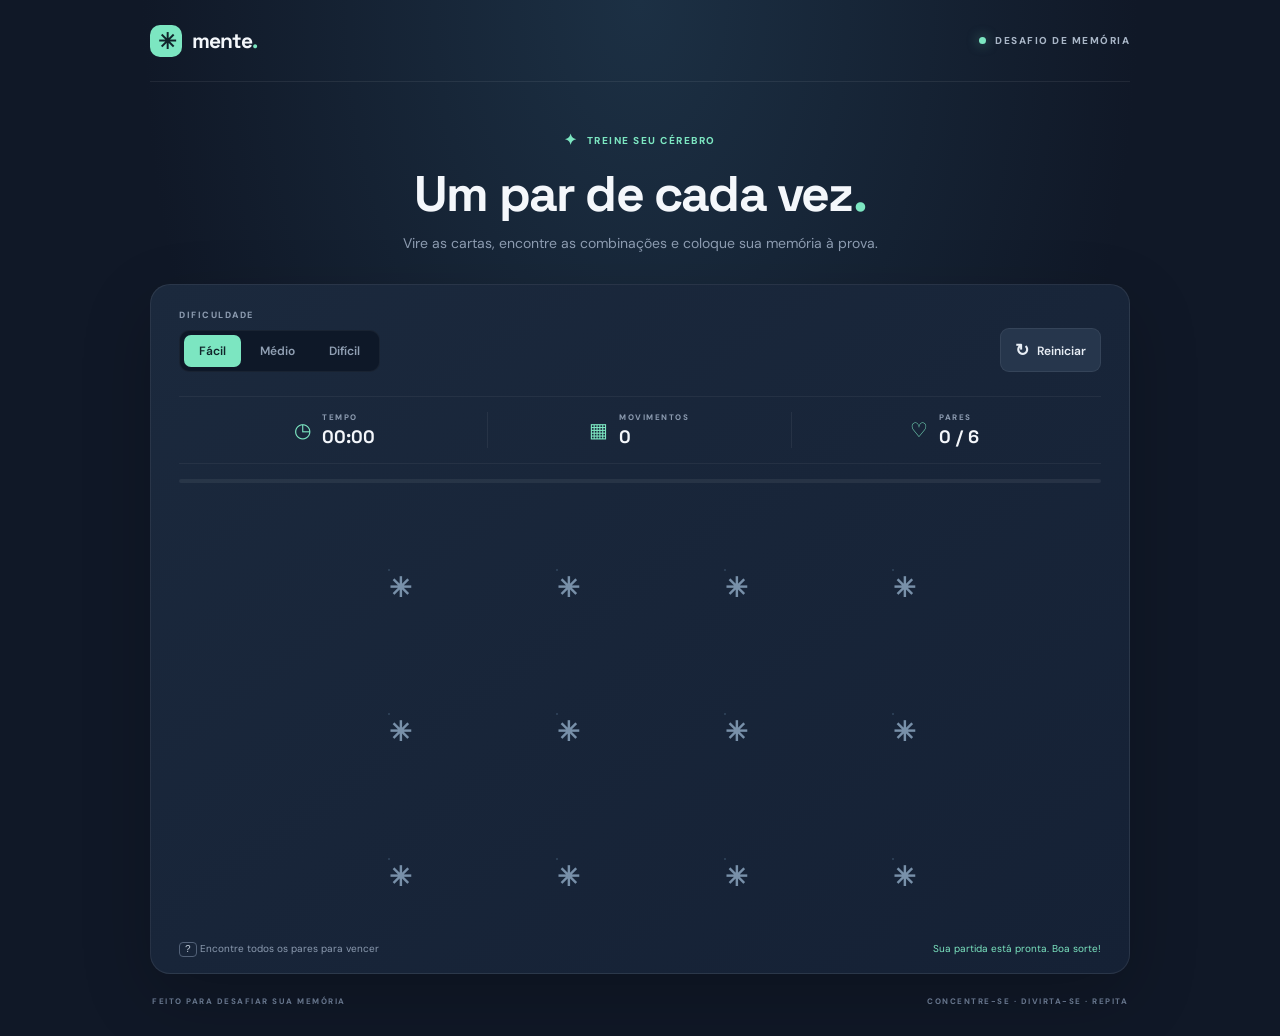
<file: index.html>
<!doctype html>
<html lang="pt-BR">
<head>
  <meta charset="UTF-8">
  <meta name="viewport" content="width=device-width, initial-scale=1.0">
  <meta name="theme-color" content="#101827">
  <meta name="description" content="Jogo da memória: encontre todos os pares!">
  <title>Memória — Jogo</title>
  <link rel="preconnect" href="https://fonts.googleapis.com">
  <link rel="preconnect" href="https://fonts.gstatic.com" crossorigin>
  <link href="https://fonts.googleapis.com/css2?family=DM+Sans:wght@400;500;600;700;800&family=Space+Grotesk:wght@500;600;700&display=swap" rel="stylesheet">
  <link rel="stylesheet" href="style.css">
  <script src="script.js" defer></script>
</head>
<body>
  <main class="app">
    <header class="topbar">
      <a class="brand" href="#" aria-label="Memória, início"><span class="brand-mark">✳</span><span>mente<span class="brand-dot">.</span></span></a>
      <span class="top-note"><span class="live-dot"></span> DESAFIO DE MEMÓRIA</span>
    </header>

    <section class="intro">
      <div class="eyebrow"><span>✦</span> TREINE SEU CÉREBRO</div>
      <h1>Um par de cada vez<span>.</span></h1>
      <p>Vire as cartas, encontre as combinações e coloque sua memória à prova.</p>
    </section>

    <section class="game-shell" aria-label="Jogo da memória">
      <div class="game-toolbar">
        <div class="difficulty">
          <span class="control-label">DIFICULDADE</span>
          <div class="segmented" role="group" aria-label="Escolha a dificuldade">
            <button class="level-btn active" data-level="easy" aria-pressed="true">Fácil</button>
            <button class="level-btn" data-level="medium" aria-pressed="false">Médio</button>
            <button class="level-btn" data-level="hard" aria-pressed="false">Difícil</button>
          </div>
        </div>
        <button class="restart-btn" id="restart" type="button"><span>↻</span> Reiniciar</button>
      </div>

      <div class="stats" aria-live="polite">
        <div class="stat"><span class="stat-icon">◷</span><div><span class="stat-label">TEMPO</span><strong id="timer">00:00</strong></div></div>
        <div class="stat"><span class="stat-icon">▦</span><div><span class="stat-label">MOVIMENTOS</span><strong id="moves">0</strong></div></div>
        <div class="stat"><span class="stat-icon">♡</span><div><span class="stat-label">PARES</span><strong id="pairs">0 / 6</strong></div></div>
      </div>

      <div class="progress-track"><div class="progress-fill" id="progress"></div></div>
      <div class="board" id="board" aria-label="Cartas do jogo"></div>

      <div class="game-footer">
        <span><kbd>?</kbd> Encontre todos os pares para vencer</span>
        <span id="status">Sua partida está pronta. Boa sorte!</span>
      </div>
    </section>

    <footer class="page-footer"><span>FEITO PARA DESAFIAR SUA MEMÓRIA</span><span>CONCENTRE-SE · DIVIRTA-SE · REPITA</span></footer>
  </main>

  <div class="modal hidden" id="win-modal" role="dialog" aria-modal="true" aria-labelledby="win-title">
    <div class="modal-card">
      <div class="win-spark">✦</div>
      <div class="eyebrow">MISSÃO CUMPRIDA</div>
      <h2 id="win-title">Memória afiada<span>!</span></h2>
      <p>Você encontrou todos os pares. Mandou muito bem!</p>
      <div class="win-stats"><div><strong id="final-time">00:00</strong><span>TEMPO</span></div><div><strong id="final-moves">0</strong><span>MOVIMENTOS</span></div></div>
      <button class="play-again" id="play-again" type="button">Jogar novamente <span>→</span></button>
    </div>
  </div>
</body>
</html>
</file>
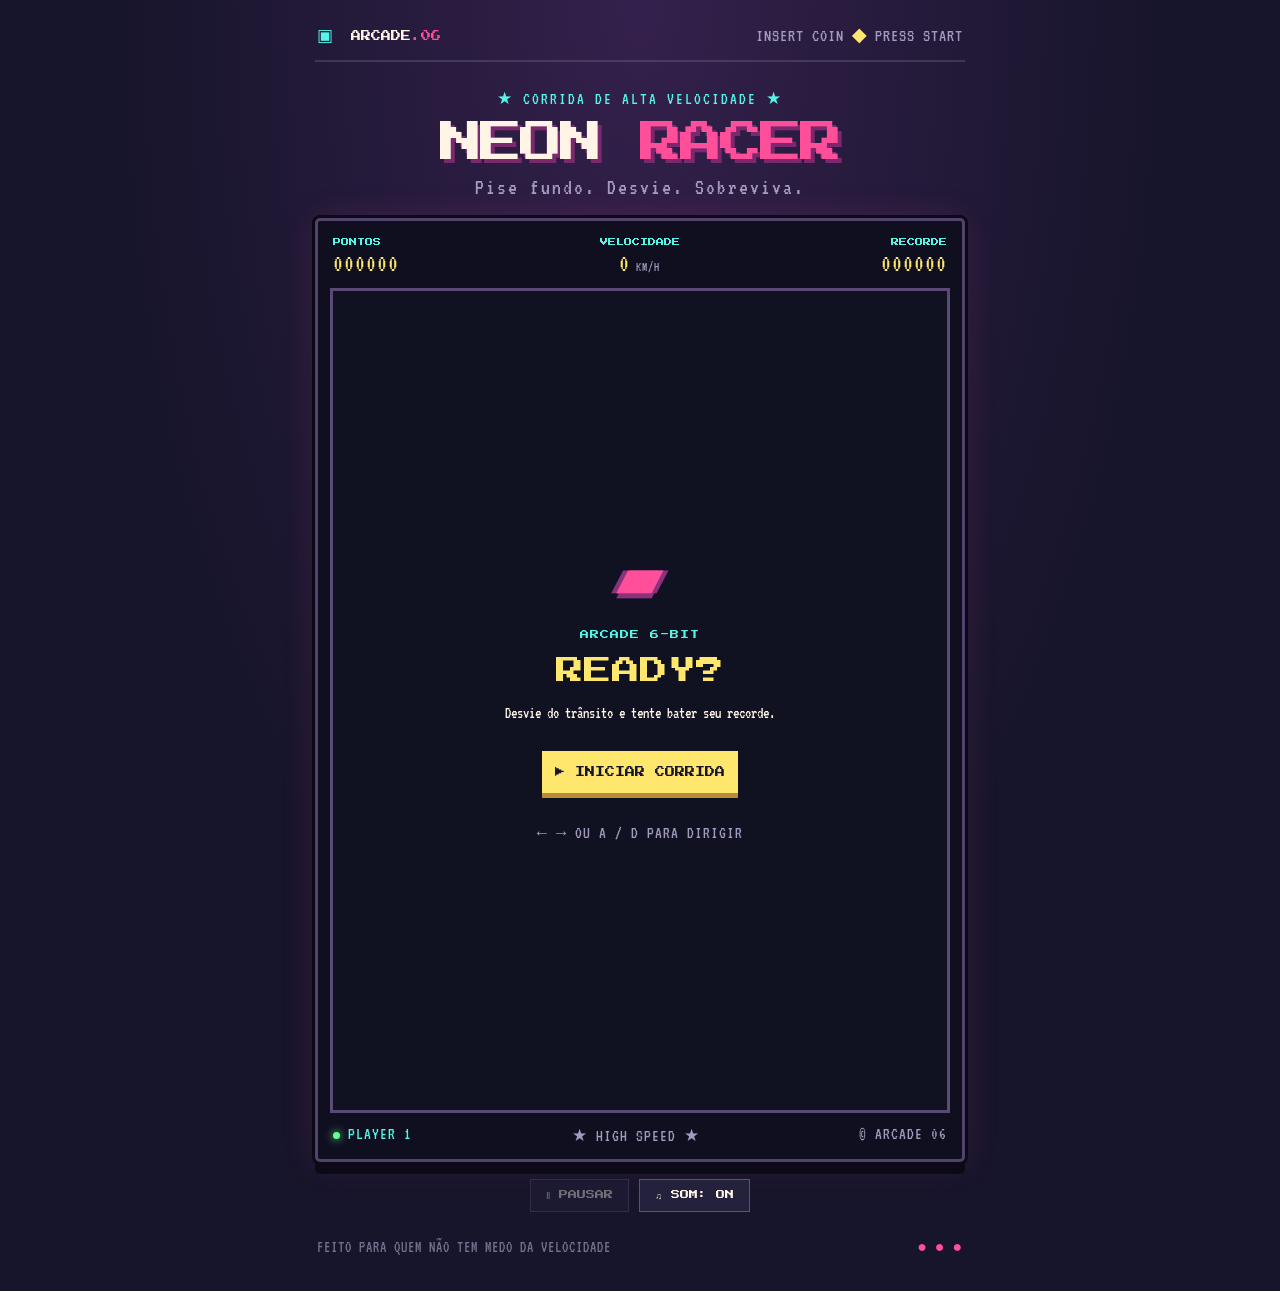
<file: corrida.html>
<!doctype html>
<html lang="pt-BR">
<head>
  <meta charset="UTF-8">
  <meta name="viewport" content="width=device-width, initial-scale=1.0">
  <meta name="theme-color" content="#17152b">
  <title>NEON RACER — Arcade 6-bit</title>
  <style>
@import url('https://fonts.googleapis.com/css2?family=Press+Start+2P&family=VT323&display=swap');
:root{--bg:#17152b;--panel:#24213d;--pink:#ff4f9a;--cyan:#55f6e8;--yellow:#ffe66d;--white:#fff4e6;--muted:#a39bbd}
*{box-sizing:border-box}body{margin:0;min-height:100vh;background:radial-gradient(ellipse at 50% 0%,#34204c 0%,var(--bg) 58%);color:var(--white);font-family:'VT323',monospace;display:flex;justify-content:center}.cabinet{width:min(100% - 28px,650px);padding:20px 0 24px}.topbar{display:flex;justify-content:space-between;align-items:center;border-bottom:2px solid #ffffff20;padding:4px 2px 15px}.brand{font:10px 'Press Start 2P';color:var(--white);text-decoration:none}.brand-icon{color:var(--cyan);font-size:17px;margin-right:8px}.brand-dot{color:var(--pink)}.top-label{font-size:18px;color:var(--muted);letter-spacing:1px}.top-label b{color:var(--yellow)}.hero{text-align:center;padding:26px 0 20px}.eyebrow{font-size:17px;letter-spacing:2px;color:var(--cyan);margin:0 0 13px}.hero h1{font:clamp(27px,7vw,43px) 'Press Start 2P';letter-spacing:-3px;margin:0;text-shadow:4px 4px 0 #7b286f}.hero h1 span{color:var(--pink)}.subtitle{font-size:22px;color:var(--muted);margin:12px 0 0;letter-spacing:2px}.machine{padding:12px;background:#100f20;border:3px solid #51436b;box-shadow:0 0 0 3px #0b0a16,0 12px 0 #0b0a16,0 0 35px #ff4f9a22;border-radius:5px}.hud{display:grid;grid-template-columns:repeat(3,1fr);gap:8px;padding:5px 3px 12px}.hud div{display:grid;gap:5px}.hud div:nth-child(2){text-align:center}.hud div:last-child{text-align:right}.hud small{font:8px 'Press Start 2P';color:var(--cyan)}.hud strong{font:25px 'VT323';color:var(--yellow);letter-spacing:1px}.hud i{font:13px 'VT323';font-style:normal;color:var(--muted)}.screen-wrap{position:relative;width:100%;overflow:hidden;border:3px solid #5a4a75;background:#131b27;line-height:0}canvas{display:block;width:100%;height:auto;image-rendering:pixelated;image-rendering:crisp-edges}.overlay{position:absolute;inset:0;display:grid;place-items:center;background:#101020c9;text-align:center;line-height:1.3;padding:18px}.overlay.hidden{display:none}.overlay-box{max-width:330px}.pixel-car{font-size:62px;color:var(--pink);text-shadow:5px 0 #8a327c,-5px 0 #8a327c,0 5px #8a327c;margin-bottom:10px}.overlay-kicker{font:9px 'Press Start 2P';color:var(--cyan);letter-spacing:1px}.overlay h2{font:clamp(20px,5vw,28px) 'Press Start 2P';color:var(--yellow);margin:18px 0}.overlay-copy{font-size:22px;color:var(--white);line-height:1.2}.start-btn{font:10px 'Press Start 2P';color:#17152b;background:var(--yellow);border:0;padding:16px 13px;margin:12px 0;cursor:pointer;box-shadow:0 5px 0 #b78b37}.start-btn:active{transform:translateY(3px);box-shadow:0 2px 0 #b78b37}.key-hint{font-size:17px;color:var(--muted);letter-spacing:1px}.pause-tag{position:absolute;top:12px;left:50%;transform:translateX(-50%);background:var(--yellow);color:#17152b;padding:8px 13px;font:9px 'Press Start 2P';line-height:1.4}.pause-tag.hidden{display:none}.machine-bottom{display:flex;justify-content:space-between;padding:12px 3px 2px;font-size:17px;color:var(--muted);letter-spacing:1px}.machine-bottom span:first-child{color:var(--cyan)}.led{display:inline-block;width:7px;height:7px;background:#64ff91;border-radius:50%;box-shadow:0 0 8px #64ff91}.mobile-controls{display:none;justify-content:center;gap:24px;padding:22px 0 5px}.mobile-controls button{width:75px;height:55px;border:2px solid var(--cyan);background:#24213d;color:var(--cyan);font:24px 'Press Start 2P';box-shadow:0 4px 0 #0b0a16;touch-action:none}.actions{display:flex;justify-content:center;gap:10px;margin:17px 0}.secondary{border:1px solid #5b5075;background:#24213d;color:var(--white);padding:10px 15px;font:9px 'Press Start 2P';cursor:pointer}.secondary:disabled{opacity:.4;cursor:not-allowed}.cabinet footer{display:flex;justify-content:space-between;gap:10px;color:#77708e;font-size:16px;letter-spacing:1px;padding:10px 2px}.cabinet footer span{color:var(--pink);white-space:nowrap}
@media(max-width:560px){.cabinet{width:min(100% - 18px,480px);padding-top:13px}.top-label{font-size:14px}.brand{font-size:8px}.hero{padding:24px 0 17px}.eyebrow{font-size:13px}.machine{padding:7px}.hud small{font-size:6px}.hud strong{font-size:21px}.mobile-controls{display:flex}.cabinet footer{font-size:12px}.actions{margin:12px 0}.secondary{font-size:8px;padding:10px}}
@media(hover:none){.mobile-controls{display:flex}}
  </style>
  <script defer>
(()=>{
const canvas=document.querySelector('#game'),ctx=canvas.getContext('2d');
const $=s=>document.querySelector(s);
const scoreEl=$('#score'),speedEl=$('#speed'),bestEl=$('#best'),overlay=$('#overlay'),pauseTag=$('#pause-tag');
const W=480,H=640,road={x:75,w:330},laneW=110;
let state='ready',player={lane:1,y:520},traffic=[],score=0,best=Number(localStorage.getItem('neonRacerBest')||0),speed=250,spawn=0,lineOffset=0,last=0,keys={left:false,right:false},moveCooldown=0,soundOn=true,audio=null;
bestEl.textContent=String(best).padStart(6,'0');
function beep(freq=440,duration=.07){if(!soundOn)return;try{audio=audio||new(window.AudioContext||window.webkitAudioContext)();const o=audio.createOscillator(),g=audio.createGain();o.type='square';o.frequency.value=freq;g.gain.value=.035;o.connect(g);g.connect(audio.destination);o.start();g.gain.exponentialRampToValueAtTime(.001,audio.currentTime+duration);o.stop(audio.currentTime+duration)}catch(e){}}
function laneX(lane){return road.x+laneW*lane+laneW/2}
function rect(x,y,w,h,c){ctx.fillStyle=c;ctx.fillRect(Math.round(x),Math.round(y),w,h)}
function drawRoad(){rect(0,0,W,H,'#182b35');rect(road.x,0,road.w,H,'#303440');rect(road.x-8,0,8,H,'#f34e91');rect(road.x+road.w,0,8,H,'#55f6e8');for(let i=1;i<3;i++){for(let y=-60+(lineOffset%100);y<H;y+=100)rect(road.x+i*laneW-2,y,4,48,'#b5b3a7')}for(let y=20+(lineOffset*1.3%120);y<H;y+=120){rect(27,y,12,12,'#ffe66d');rect(40,y+12,8,8,'#55f6e8');rect(420,y+35,12,12,'#ff4f9a');rect(434,y+47,8,8,'#ffe66d')}}
function drawCar(x,y,color,playerCar=false){const w=playerCar?48:44,h=playerCar?82:76;rect(x-w/2+5,y+5,w-10,h,'#11131d');rect(x-w/2+5,y,w-10,h,color);rect(x-w/2,y+15,8,22,'#171827');rect(x+w/2-8,y+15,8,22,'#171827');rect(x-w/2,y+h-20,8,17,'#171827');rect(x+w/2-8,y+h-20,8,17,'#171827');rect(x-w/2+10,y+8,w-20,16,playerCar?'#b9fff1':'#d9f4ff');rect(x-w/2+12,y+31,w-24,22,playerCar?'#ff4f9a':'#26374e');rect(x-w/2+8,y+4,9,6,'#ffe66d');rect(x+w/2-17,y+4,9,6,'#ffe66d');rect(x-w/2+8,y+h-7,9,5,'#ff514f');rect(x+w/2-17,y+h-7,9,5,'#ff514f');if(playerCar){rect(x-w/2-4,y+18,5,20,'#ffe66d');rect(x+w/2-1,y+18,5,20,'#ffe66d')}}
function draw(){ctx.clearRect(0,0,W,H);drawRoad();traffic.forEach(c=>drawCar(laneX(c.lane),c.y,c.color));drawCar(laneX(player.lane),player.y,'#55f6e8',true)}
function updateHud(){scoreEl.textContent=String(Math.floor(score)).padStart(6,'0');speedEl.textContent=Math.floor(speed/4)}
function reset(){traffic=[];score=0;speed=250;spawn=0;lineOffset=0;player.lane=1;moveCooldown=0;keys.left=keys.right=false;updateHud();draw()}
function start(){reset();state='playing';overlay.classList.add('hidden');pauseTag.classList.add('hidden');$('#pause').disabled=false;$('#pause').textContent='Ⅱ PAUSAR';beep(660,.12);last=performance.now();requestAnimationFrame(loop)}
function end(){state='over';$('#pause').disabled=true;beep(130,.35);const final=Math.floor(score);if(final>best){best=final;localStorage.setItem('neonRacerBest',best);bestEl.textContent=String(best).padStart(6,'0')}$('#overlay-kicker').textContent='FIM DE JOGO';$('#overlay-title').textContent='GAME OVER';$('#overlay-copy').textContent='Pontuação: '+String(final).padStart(6,'0')+' — tente superar seu recorde!';$('#start').textContent='↻ CORRER DE NOVO';overlay.classList.remove('hidden')}
function move(dir){if(state!=='playing')return;const next=Math.max(0,Math.min(2,player.lane+dir));if(next!==player.lane){player.lane=next;beep(260,.045)}}
function loop(now){if(state!=='playing')return;const dt=Math.min((now-last)/1000,.035);last=now;score+=dt*speed*.08;speed=Math.min(650,250+score*.12);lineOffset+=speed*dt;spawn-=dt;if(spawn<=0){const lane=Math.floor(Math.random()*3);traffic.push({lane,y:-95,color:['#ff4f9a','#ffe66d','#a88bff','#ff8955'][Math.floor(Math.random()*4)],passed:false});spawn=Math.max(.42,1.05-(speed-250)/850)+Math.random()*.35}traffic.forEach(c=>{c.y+=speed*dt;if(!c.passed&&c.y>player.y+75){c.passed=true;score+=25;beep(780,.035)}if(c.lane===player.lane&&c.y+68>player.y+8&&c.y<player.y+70){end()}});traffic=traffic.filter(c=>c.y<H+100);moveCooldown-=dt;if(moveCooldown<=0){if(keys.left){move(-1);moveCooldown=.16}else if(keys.right){move(1);moveCooldown=.16}}updateHud();draw();if(state==='playing')requestAnimationFrame(loop)}
function togglePause(){if(state==='playing'){state='paused';pauseTag.classList.remove('hidden');$('#pause').textContent='▶ CONTINUAR'}else if(state==='paused'){state='playing';pauseTag.classList.add('hidden');$('#pause').textContent='Ⅱ PAUSAR';last=performance.now();requestAnimationFrame(loop)}}
window.addEventListener('keydown',e=>{if(['ArrowLeft','ArrowRight',' ','a','A','d','D'].includes(e.key))e.preventDefault();if(e.key==='ArrowLeft'||e.key.toLowerCase()==='a')keys.left=true;if(e.key==='ArrowRight'||e.key.toLowerCase()==='d')keys.right=true;if(e.key===' '&&state==='playing'&&!e.repeat)togglePause();if(e.key==='Enter'&&(state==='ready'||state==='over'))start()});
window.addEventListener('keyup',e=>{if(e.key==='ArrowLeft'||e.key.toLowerCase()==='a')keys.left=false;if(e.key==='ArrowRight'||e.key.toLowerCase()==='d')keys.right=false});
function bindHold(id,dir){const el=$(id);el.addEventListener('pointerdown',e=>{e.preventDefault();move(dir);keys[dir<0?'left':'right']=true});['pointerup','pointerleave','pointercancel'].forEach(ev=>el.addEventListener(ev,()=>keys[dir<0?'left':'right']=false))}
bindHold('#left',-1);bindHold('#right',1);
$('#start').addEventListener('click',start);$('#pause').addEventListener('click',togglePause);$('#sound').addEventListener('click',()=>{soundOn=!soundOn;$('#sound').textContent=soundOn?'♫ SOM: ON':'♫ SOM: OFF';$('#sound').setAttribute('aria-pressed',String(soundOn));if(soundOn)beep(520)});
reset();
})();
  </script>
</head>
<body>
  <main class="cabinet">
    <header class="topbar">
      <a class="brand" href="index.html"><span class="brand-icon">▣</span> ARCADE<span class="brand-dot">.06</span></a>
      <span class="top-label">INSERT COIN <b>◆</b> PRESS START</span>
    </header>

    <section class="hero">
      <p class="eyebrow">★ CORRIDA DE ALTA VELOCIDADE ★</p>
      <h1>NEON <span>RACER</span></h1>
      <p class="subtitle">Pise fundo. Desvie. Sobreviva.</p>
    </section>

    <section class="machine">
      <div class="hud">
        <div><small>PONTOS</small><strong id="score">000000</strong></div>
        <div><small>VELOCIDADE</small><strong><span id="speed">0</span><i> KM/H</i></strong></div>
        <div><small>RECORDE</small><strong id="best">000000</strong></div>
      </div>
      <div class="screen-wrap">
        <canvas id="game" width="480" height="640" aria-label="Jogo de corrida. Use as setas esquerda e direita para dirigir."></canvas>
        <div class="overlay" id="overlay">
          <div class="overlay-box">
            <div class="pixel-car">▰</div>
            <p class="overlay-kicker" id="overlay-kicker">ARCADE 6-BIT</p>
            <h2 id="overlay-title">READY?</h2>
            <p id="overlay-copy">Desvie do trânsito e tente bater seu recorde.</p>
            <button id="start" class="start-btn">▶ INICIAR CORRIDA</button>
            <p class="key-hint">← → OU A / D PARA DIRIGIR</p>
          </div>
        </div>
        <div class="pause-tag hidden" id="pause-tag">Ⅱ PAUSADO</div>
      </div>
      <div class="machine-bottom">
        <span><b class="led"></b> PLAYER 1</span>
        <span>★ HIGH SPEED ★</span>
        <span>© ARCADE 06</span>
      </div>
    </section>

    <div class="mobile-controls" aria-label="Controles de direção">
      <button id="left" aria-label="Virar à esquerda">◀</button>
      <button id="right" aria-label="Virar à direita">▶</button>
    </div>
    <div class="actions">
      <button id="pause" class="secondary" disabled>Ⅱ PAUSAR</button>
      <button id="sound" class="secondary" aria-pressed="true">♫ SOM: ON</button>
    </div>
    <footer>FEITO PARA QUEM NÃO TEM MEDO DA VELOCIDADE <span>● ● ●</span></footer>
  </main>
</body>
</html>
</file>
<file: style.css>
:root{color-scheme:dark;--bg:#101827;--panel:#172235;--panel-2:#1c2a40;--line:#2b3a50;--muted:#8c9bb0;--text:#f4f7fb;--mint:#7ce6c1;--mint-dark:#163d3a;--coral:#ff927d;--yellow:#f4cf75}
*{box-sizing:border-box}body{margin:0;min-height:100vh;background:radial-gradient(ellipse at 50% 0%,#1c3044 0%,var(--bg) 55%);color:var(--text);font-family:"DM Sans",sans-serif}.app{width:min(100% - 40px,980px);margin:0 auto}.topbar{height:82px;display:flex;align-items:center;justify-content:space-between;border-bottom:1px solid #ffffff12}.brand{display:flex;align-items:center;gap:10px;color:var(--text);text-decoration:none;font:700 21px "Space Grotesk",sans-serif;letter-spacing:-1px}.brand-mark{display:grid;place-items:center;width:32px;height:32px;border-radius:10px;background:var(--mint);color:#10242a;font-size:22px}.brand-dot,h1 span,.modal h2 span{color:var(--mint)}.top-note,.eyebrow,.control-label,.stat-label,.page-footer,.win-stats span{font-size:10px;font-weight:800;letter-spacing:1.5px}.top-note{color:#a9b6c7;display:flex;align-items:center;gap:9px}.live-dot{width:7px;height:7px;border-radius:50%;background:var(--mint);box-shadow:0 0 12px #7ce6c188}.intro{text-align:center;padding:48px 0 32px}.eyebrow{color:var(--mint);display:flex;justify-content:center;align-items:center;gap:8px}.eyebrow span{font-size:15px}h1,h2{font-family:"Space Grotesk",sans-serif;letter-spacing:-1.8px}h1{font-size:clamp(34px,5vw,50px);margin:12px 0 8px} .intro p{color:var(--muted);font-size:14px;margin:0}.game-shell{background:linear-gradient(145deg,#1b293d,#152135);border:1px solid #ffffff14;border-radius:20px;padding:24px 28px 18px;box-shadow:0 24px 70px #0003}.game-toolbar{display:flex;justify-content:space-between;align-items:end;gap:15px}.control-label,.stat-label{display:block;color:var(--muted);font-size:9px;margin-bottom:9px}.segmented{display:flex;gap:4px;padding:4px;background:#0e1828;border:1px solid #ffffff0c;border-radius:10px}.level-btn,.restart-btn{font:600 12px "DM Sans",sans-serif;border:0;cursor:pointer}.level-btn{background:transparent;color:#91a0b4;padding:8px 15px;border-radius:7px}.level-btn.active{background:var(--mint);color:#10242a}.restart-btn{background:#26364c;color:#e8eef5;padding:10px 14px;border:1px solid #ffffff12;border-radius:9px}.restart-btn span{font-size:17px;vertical-align:-1px;margin-right:5px}.stats{display:grid;grid-template-columns:repeat(3,1fr);margin:24px 0 15px;padding:15px 4px;border-top:1px solid #ffffff0d;border-bottom:1px solid #ffffff0d}.stat{display:flex;justify-content:center;align-items:center;gap:11px;border-right:1px solid #ffffff10}.stat:last-child{border:0}.stat-icon{font-size:20px;color:var(--mint)}.stat-label{margin:0 0 3px;font-size:8px}.stat strong{font:700 18px "Space Grotesk",sans-serif}.progress-track{height:4px;background:#ffffff10;border-radius:5px;overflow:hidden;margin:0 0 20px}.progress-fill{height:100%;width:0;background:var(--mint);transition:width .35s ease}.board{display:grid;grid-template-columns:repeat(4,minmax(0,1fr));gap:12px;max-width:660px;margin:0 auto}.card{aspect-ratio:1.18;border:0;background:transparent;padding:0;perspective:700px;cursor:pointer;min-width:0}.card-inner{width:100%;height:100%;position:relative;transform-style:preserve-3d;transition:transform .45s cubic-bezier(.2,.7,.2,1)}.card.flipped .card-inner,.card.matched .card-inner{transform:rotateY(180deg)}.card-face{position:absolute;inset:0;display:grid;place-items:center;border-radius:13px;backface-visibility:hidden;-webkit-backface-visibility:hidden}.card-back{background:linear-gradient(145deg,#263a52,#1c2d43);border:1px solid #3b5069;color:#7890a9;font:600 27px "Space Grotesk",sans-serif;box-shadow:inset 0 1px #ffffff0c}.card:not(.matched):hover .card-back{border-color:#7ce6c188;transform:translateY(-2px)}.card-front{transform:rotateY(180deg);background:#24374c;border:1px solid #7ce6c155;font-size:clamp(27px,4vw,42px);box-shadow:inset 0 0 25px #7ce6c10c}.card.matched .card-front{background:#193c3a;border-color:#7ce6c1;color:var(--mint)}.card:focus-visible{outline:2px solid var(--mint);outline-offset:4px;border-radius:13px}.game-footer{display:flex;justify-content:space-between;gap:12px;color:var(--muted);font-size:10px;margin-top:18px}.game-footer kbd{border:1px solid #526178;border-radius:4px;padding:1px 5px;color:#c4cfdb}.game-footer #status{color:var(--mint)}.page-footer{display:flex;justify-content:space-between;color:#66758b;font-size:8px;padding:22px 2px 30px}.modal{position:fixed;inset:0;z-index:5;background:#080f1bd9;display:grid;place-items:center;padding:20px;backdrop-filter:blur(8px)}.modal.hidden{display:none}.modal-card{width:min(100%,390px);padding:36px 30px 30px;text-align:center;border:1px solid #ffffff1b;border-radius:20px;background:linear-gradient(145deg,#20334a,#152235);box-shadow:0 25px 90px #0008}.win-spark{margin:0 auto 15px;display:grid;place-items:center;width:56px;height:56px;border-radius:17px;background:#7ce6c11c;color:var(--mint);font-size:30px}.modal h2{font-size:32px;margin:12px 0 8px}.modal-card p{font-size:13px;color:var(--muted)}.win-stats{display:flex;justify-content:center;gap:50px;margin:25px 0}.win-stats div{display:grid;gap:5px}.win-stats strong{font:700 22px "Space Grotesk"}.win-stats span{color:var(--muted);font-size:8px}.play-again{width:100%;padding:13px;border:0;border-radius:10px;background:var(--mint);color:#10242a;font:700 13px "DM Sans";cursor:pointer}.play-again span{margin-left:8px;font-size:17px}
@media(max-width:600px){.app{width:min(100% - 24px,480px)}.topbar{height:65px}.top-note{font-size:8px}.intro{padding:36px 0 25px}.intro p{font-size:12px;line-height:1.5;max-width:290px;margin:auto}.game-shell{padding:17px 13px 15px;border-radius:15px}.game-toolbar{align-items:center}.level-btn{padding:8px 10px;font-size:11px}.restart-btn{font-size:11px;padding:9px}.stats{margin:18px 0 13px}.stat{gap:6px}.stat-icon{font-size:16px}.stat strong{font-size:16px}.board{gap:8px}.card-face{border-radius:10px}.card-back{font-size:23px}.game-footer{font-size:9px;flex-wrap:wrap}.page-footer{font-size:7px;gap:12px}.page-footer span:last-child{text-align:right}}
@media(prefers-reduced-motion:reduce){*,*::before,*::after{scroll-behavior:auto!important;transition:none!important;animation:none!important}}
</file>
